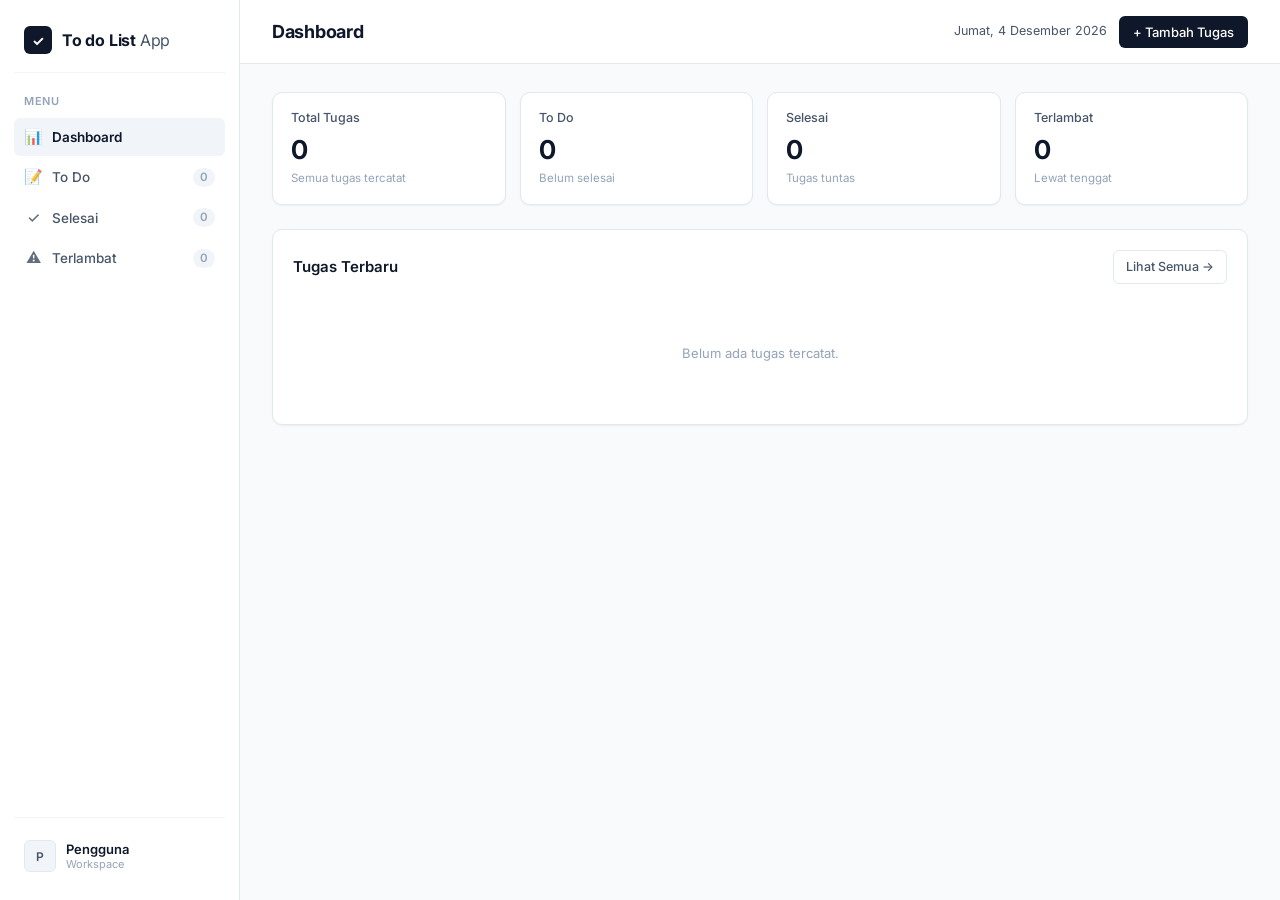
<file: index.html>
<!DOCTYPE html>
<html lang="id">

<head>
  <meta charset="UTF-8">
  <meta name="viewport" content="width=device-width, initial-scale=1.0">
  <meta name="description" content="Dashboard tugas harian dan pemantauan pekerjaan.">
  <title>Dashboard — Daily Tasks</title>
  <link rel="preconnect" href="https://fonts.googleapis.com">
  <link rel="preconnect" href="https://fonts.gstatic.com" crossorigin>
  <link href="https://fonts.googleapis.com/css2?family=Inter:wght@400;500;600;700&display=swap" rel="stylesheet">
  <link rel="stylesheet" href="style.css">
  <script src="script.js" defer></script>
</head>

<body data-page="dashboard">
  <div class="app-layout">

    <!-- Sidebar -->
    <aside class="sidebar" id="sidebar">
      <div class="sidebar-header">
        <a href="index.html" class="brand">
          <div class="brand-icon">✓</div>
          <div class="brand-text">To do List <span> App</span></div>
        </a>
      </div>

      <div class="nav-label">Menu</div>
      <nav class="sidebar-nav">
        <a href="index.html" class="nav-item active">
          <span class="nav-icon">📊</span>
          <span>Dashboard</span>
        </a>
        <a href="todo.html" class="nav-item">
          <span class="nav-icon">📝</span>
          <span>To Do</span>
          <span class="nav-badge" id="badgeTodo">0</span>
        </a>
        <a href="done.html" class="nav-item">
          <span class="nav-icon">✓</span>
          <span>Selesai</span>
          <span class="nav-badge" id="badgeDone">0</span>
        </a>
        <a href="overdue.html" class="nav-item">
          <span class="nav-icon">⚠️</span>
          <span>Terlambat</span>
          <span class="nav-badge" id="badgeOverdue">0</span>
        </a>
      </nav>

      <div class="sidebar-footer">
        <button class="profile-button" onclick="openProfileModal()" type="button" title="Ubah profil">
          <div class="profile-avatar" id="profileAvatar">P</div>
          <div class="profile-meta">
            <div class="profile-name" id="profileName">Pengguna</div>
            <div class="profile-role" id="profileRole">Workspace</div>
          </div>
        </button>
      </div>
    </aside>

    <div class="sidebar-overlay" id="sidebarOverlay" onclick="closeSidebar()"></div>

    <!-- Main Content -->
    <div class="main-wrapper">
      <header class="top-header">
        <div class="header-left">
          <button class="menu-toggle" onclick="toggleSidebar()" aria-label="Buka navigasi">☰</button>
          <h1 class="page-title">Dashboard</h1>
        </div>
        <div class="header-right">
          <span class="header-date" id="headerDate"></span>
          <button class="btn-primary" onclick="openAddModal()">+ Tambah Tugas</button>
        </div>
      </header>

      <main class="content-body">
        <!-- Stats -->
        <div class="stats-grid">
          <div class="stat-card">
            <span class="stat-label">Total Tugas</span>
            <div class="stat-value" id="statTotal">0</div>
            <span class="stat-subtext">Semua tugas tercatat</span>
          </div>
          <div class="stat-card">
            <span class="stat-label">To Do</span>
            <div class="stat-value" id="statTodo">0</div>
            <span class="stat-subtext">Belum selesai</span>
          </div>
          <div class="stat-card">
            <span class="stat-label">Selesai</span>
            <div class="stat-value" id="statDone">0</div>
            <span class="stat-subtext">Tugas tuntas</span>
          </div>
          <div class="stat-card">
            <span class="stat-label">Terlambat</span>
            <div class="stat-value" id="statOverdue">0</div>
            <span class="stat-subtext">Lewat tenggat</span>
          </div>
        </div>

        <!-- Urgent Section (Only visible if overdue tasks exist) -->
        <section class="card-section" id="urgentSection" style="display: none; border-color: #fecaca;">
          <div class="section-head">
            <div class="section-title-wrap">
              <h2 class="section-title" style="color: var(--danger-text);">Perlu Perhatian Segera</h2>
            </div>
            <a href="overdue.html" class="btn-secondary" style="font-size: 12.5px;">Buka Terlambat →</a>
          </div>
          <div class="task-list" id="urgentList"></div>
        </section>

        <!-- Recent Tasks -->
        <section class="card-section">
          <div class="section-head">
            <div class="section-title-wrap">
              <h2 class="section-title">Tugas Terbaru</h2>
            </div>
            <a href="todo.html" class="btn-secondary" style="font-size: 12.5px;">Lihat Semua →</a>
          </div>
          <div class="task-list" id="recentList"></div>
        </section>
      </main>
    </div>
  </div>

  <!-- Modals -->
  <!-- Add Modal -->
  <dialog id="addModal" class="modal-dialog">
    <div class="modal-content">
      <div class="modal-header">
        <h2 class="modal-title">Tambah Tugas</h2>
        <button class="modal-close" onclick="closeAddModal()" type="button">✕</button>
      </div>
      <form id="addForm">
        <div class="modal-body">
          <div class="form-group">
            <label class="form-label" for="inputTitle">Judul Tugas</label>
            <input type="text" id="inputTitle" class="form-control" placeholder="Tuliskan tugas..." required autofocus>
          </div>
          <div class="form-group">
            <label class="form-label" for="inputDesc">Deskripsi (opsional)</label>
            <textarea id="inputDesc" class="form-control" rows="2" placeholder="Catatan tambahan..."></textarea>
          </div>
          <div class="form-row">
            <div class="form-group">
              <label class="form-label" for="inputPriority">Prioritas</label>
              <select id="inputPriority" class="form-control">
                <option value="low">Rendah</option>
                <option value="medium" selected>Sedang</option>
                <option value="high">Tinggi</option>
              </select>
            </div>
            <div class="form-group">
              <label class="form-label" for="inputDueDate">Tenggat Waktu</label>
              <input type="date" id="inputDueDate" class="form-control">
            </div>
          </div>
        </div>
        <div class="modal-footer">
          <button type="button" class="btn-secondary" onclick="closeAddModal()">Batal</button>
          <button type="submit" class="btn-primary">Simpan</button>
        </div>
      </form>
    </div>
  </dialog>

  <!-- Edit Modal -->
  <dialog id="editModal" class="modal-dialog">
    <div class="modal-content">
      <div class="modal-header">
        <h2 class="modal-title">Edit Tugas</h2>
        <button class="modal-close" onclick="closeEditModal()" type="button">✕</button>
      </div>
      <form id="editForm">
        <div class="modal-body">
          <div class="form-group">
            <label class="form-label" for="editTitle">Judul Tugas</label>
            <input type="text" id="editTitle" class="form-control" required>
          </div>
          <div class="form-group">
            <label class="form-label" for="editDesc">Deskripsi</label>
            <textarea id="editDesc" class="form-control" rows="2"></textarea>
          </div>
          <div class="form-row">
            <div class="form-group">
              <label class="form-label" for="editPriority">Prioritas</label>
              <select id="editPriority" class="form-control">
                <option value="low">Rendah</option>
                <option value="medium">Sedang</option>
                <option value="high">Tinggi</option>
              </select>
            </div>
            <div class="form-group">
              <label class="form-label" for="editDueDate">Tenggat Waktu</label>
              <input type="date" id="editDueDate" class="form-control">
            </div>
          </div>
        </div>
        <div class="modal-footer">
          <button type="button" class="btn-secondary" onclick="closeEditModal()">Batal</button>
          <button type="submit" class="btn-primary">Simpan Perubahan</button>
        </div>
      </form>
    </div>
  </dialog>

  <!-- Delete Modal -->
  <dialog id="deleteModal" class="modal-dialog">
    <div class="modal-content">
      <div class="modal-header">
        <h2 class="modal-title">Konfirmasi Hapus</h2>
        <button class="modal-close" onclick="closeDeleteModal()" type="button">✕</button>
      </div>
      <div class="modal-body">
        <p style="font-size: 13.5px; color: var(--text-secondary);">Apakah kamu yakin ingin menghapus tugas ini secara
          permanen?</p>
      </div>
      <div class="modal-footer">
        <button type="button" class="btn-secondary" onclick="closeDeleteModal()">Batal</button>
        <button type="button" class="btn-danger-outline" id="confirmDeleteBtn">Hapus</button>
      </div>
    </div>
  </dialog>

  <!-- Profile Modal -->
  <dialog id="profileModal" class="modal-dialog">
    <div class="modal-content">
      <div class="modal-header">
        <h2 class="modal-title">Ubah Profil</h2>
        <button class="modal-close" onclick="closeProfileModal()" type="button">✕</button>
      </div>
      <form id="profileForm">
        <div class="modal-body">
          <div class="form-group">
            <label class="form-label" for="profileInputName">Nama</label>
            <input type="text" id="profileInputName" class="form-control" required>
          </div>
          <div class="form-group">
            <label class="form-label" for="profileInputRole">Peran / Posisi</label>
            <input type="text" id="profileInputRole" class="form-control" required>
          </div>
        </div>
        <div class="modal-footer">
          <button type="button" class="btn-secondary" onclick="closeProfileModal()">Batal</button>
          <button type="submit" class="btn-primary">Simpan</button>
        </div>
      </form>
    </div>
  </dialog>
</body>

</html>
</file>
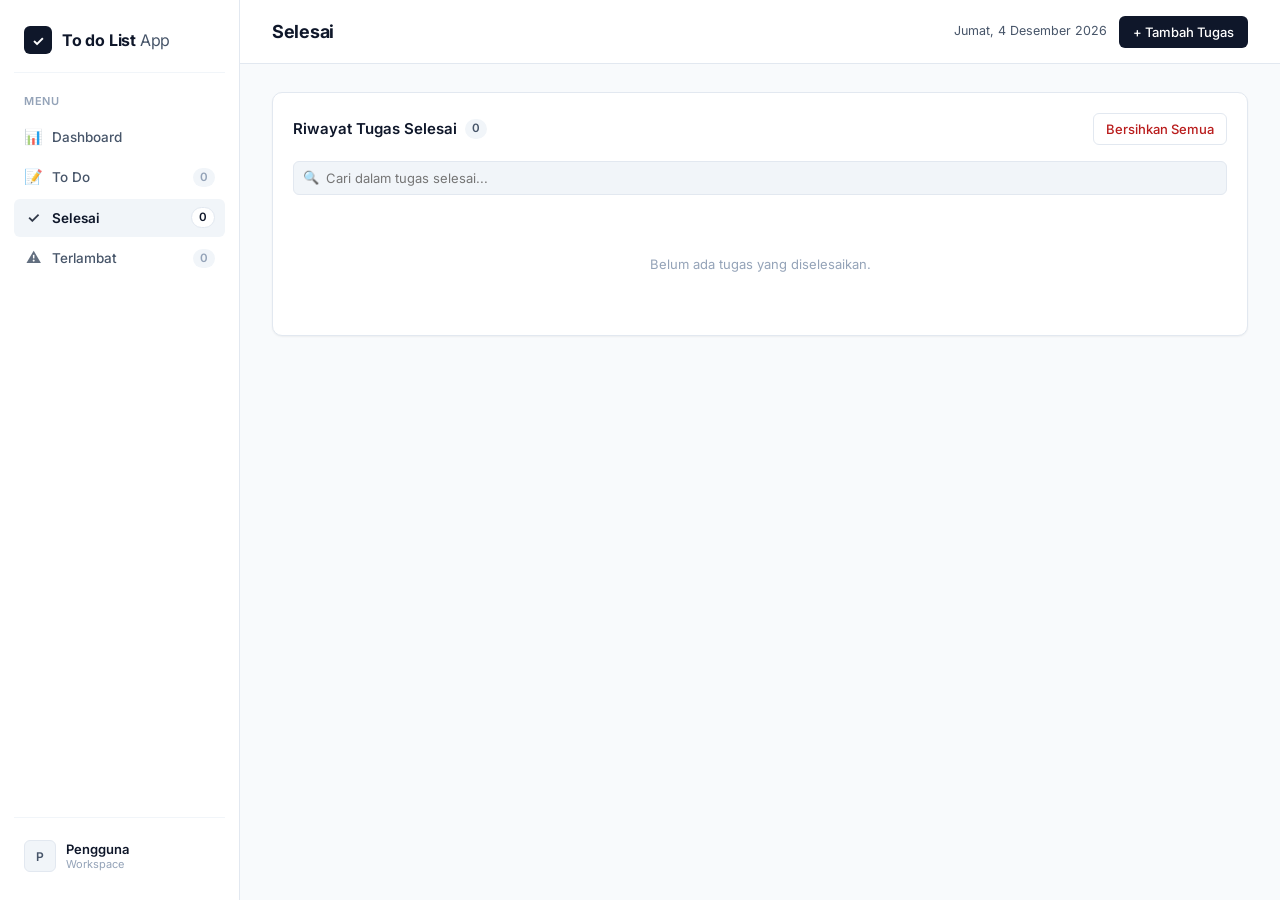
<file: done.html>
<!DOCTYPE html>
<html lang="id">
<head>
  <meta charset="UTF-8">
  <meta name="viewport" content="width=device-width, initial-scale=1.0">
  <meta name="description" content="Riwayat tugas yang telah selesai dikerjakan.">
  <title>Selesai — Daily Tasks</title>
  <link rel="preconnect" href="https://fonts.googleapis.com">
  <link rel="preconnect" href="https://fonts.gstatic.com" crossorigin>
  <link href="https://fonts.googleapis.com/css2?family=Inter:wght@400;500;600;700&display=swap" rel="stylesheet">
  <link rel="stylesheet" href="style.css">
  <script src="script.js" defer></script>
</head>
<body data-page="done">
  <div class="app-layout">
    
    <!-- Sidebar -->
    <aside class="sidebar" id="sidebar">
      <div class="sidebar-header">
        <a href="index.html" class="brand">
          <div class="brand-icon">✓</div>
          <div class="brand-text">To do List <span>App</span></div>
        </a>
      </div>

      <div class="nav-label">Menu</div>
      <nav class="sidebar-nav">
        <a href="index.html" class="nav-item">
          <span class="nav-icon">📊</span>
          <span>Dashboard</span>
        </a>
        <a href="todo.html" class="nav-item">
          <span class="nav-icon">📝</span>
          <span>To Do</span>
          <span class="nav-badge" id="badgeTodo">0</span>
        </a>
        <a href="done.html" class="nav-item active">
          <span class="nav-icon">✓</span>
          <span>Selesai</span>
          <span class="nav-badge" id="badgeDone">0</span>
        </a>
        <a href="overdue.html" class="nav-item">
          <span class="nav-icon">⚠️</span>
          <span>Terlambat</span>
          <span class="nav-badge" id="badgeOverdue">0</span>
        </a>
      </nav>

      <div class="sidebar-footer">
        <button class="profile-button" onclick="openProfileModal()" type="button" title="Ubah profil">
          <div class="profile-avatar" id="profileAvatar">P</div>
          <div class="profile-meta">
            <div class="profile-name" id="profileName">Pengguna</div>
            <div class="profile-role" id="profileRole">Workspace</div>
          </div>
        </button>
      </div>
    </aside>

    <div class="sidebar-overlay" id="sidebarOverlay" onclick="closeSidebar()"></div>

    <!-- Main Content -->
    <div class="main-wrapper">
      <header class="top-header">
        <div class="header-left">
          <button class="menu-toggle" onclick="toggleSidebar()" aria-label="Buka navigasi">☰</button>
          <h1 class="page-title">Selesai</h1>
        </div>
        <div class="header-right">
          <span class="header-date" id="headerDate"></span>
          <button class="btn-primary" onclick="openAddModal()">+ Tambah Tugas</button>
        </div>
      </header>

      <main class="content-body">
        <section class="card-section">
          <div class="section-head">
            <div class="section-title-wrap">
              <h2 class="section-title">Riwayat Tugas Selesai</h2>
              <span class="section-count" id="doneCount">0</span>
            </div>
            <button class="btn-danger-outline" onclick="clearAllDone()">Bersihkan Semua</button>
          </div>

          <!-- Toolbar Search -->
          <div class="toolbar">
            <div class="search-input-wrap">
              <span class="search-icon">🔍</span>
              <input type="text" id="searchInput" class="search-input" placeholder="Cari dalam tugas selesai...">
            </div>
          </div>

          <div class="task-list" id="doneList"></div>
        </section>
      </main>
    </div>
  </div>

  <!-- Modals -->
  <!-- Add Modal -->
  <dialog id="addModal" class="modal-dialog">
    <div class="modal-content">
      <div class="modal-header">
        <h2 class="modal-title">Tambah Tugas</h2>
        <button class="modal-close" onclick="closeAddModal()" type="button">✕</button>
      </div>
      <form id="addForm">
        <div class="modal-body">
          <div class="form-group">
            <label class="form-label" for="inputTitle">Judul Tugas</label>
            <input type="text" id="inputTitle" class="form-control" placeholder="Tuliskan tugas..." required autofocus>
          </div>
          <div class="form-group">
            <label class="form-label" for="inputDesc">Deskripsi (opsional)</label>
            <textarea id="inputDesc" class="form-control" rows="2" placeholder="Catatan tambahan..."></textarea>
          </div>
          <div class="form-row">
            <div class="form-group">
              <label class="form-label" for="inputPriority">Prioritas</label>
              <select id="inputPriority" class="form-control">
                <option value="low">Rendah</option>
                <option value="medium" selected>Sedang</option>
                <option value="high">Tinggi</option>
              </select>
            </div>
            <div class="form-group">
              <label class="form-label" for="inputDueDate">Tenggat Waktu</label>
              <input type="date" id="inputDueDate" class="form-control">
            </div>
          </div>
        </div>
        <div class="modal-footer">
          <button type="button" class="btn-secondary" onclick="closeAddModal()">Batal</button>
          <button type="submit" class="btn-primary">Simpan</button>
        </div>
      </form>
    </div>
  </dialog>

  <!-- Edit Modal -->
  <dialog id="editModal" class="modal-dialog">
    <div class="modal-content">
      <div class="modal-header">
        <h2 class="modal-title">Edit Tugas</h2>
        <button class="modal-close" onclick="closeEditModal()" type="button">✕</button>
      </div>
      <form id="editForm">
        <div class="modal-body">
          <div class="form-group">
            <label class="form-label" for="editTitle">Judul Tugas</label>
            <input type="text" id="editTitle" class="form-control" required>
          </div>
          <div class="form-group">
            <label class="form-label" for="editDesc">Deskripsi</label>
            <textarea id="editDesc" class="form-control" rows="2"></textarea>
          </div>
          <div class="form-row">
            <div class="form-group">
              <label class="form-label" for="editPriority">Prioritas</label>
              <select id="editPriority" class="form-control">
                <option value="low">Rendah</option>
                <option value="medium">Sedang</option>
                <option value="high">Tinggi</option>
              </select>
            </div>
            <div class="form-group">
              <label class="form-label" for="editDueDate">Tenggat Waktu</label>
              <input type="date" id="editDueDate" class="form-control">
            </div>
          </div>
        </div>
        <div class="modal-footer">
          <button type="button" class="btn-secondary" onclick="closeEditModal()">Batal</button>
          <button type="submit" class="btn-primary">Simpan Perubahan</button>
        </div>
      </form>
    </div>
  </dialog>

  <!-- Delete Modal -->
  <dialog id="deleteModal" class="modal-dialog">
    <div class="modal-content">
      <div class="modal-header">
        <h2 class="modal-title">Konfirmasi Hapus</h2>
        <button class="modal-close" onclick="closeDeleteModal()" type="button">✕</button>
      </div>
      <div class="modal-body">
        <p style="font-size: 13.5px; color: var(--text-secondary);">Apakah kamu yakin ingin menghapus tugas ini secara permanen?</p>
      </div>
      <div class="modal-footer">
        <button type="button" class="btn-secondary" onclick="closeDeleteModal()">Batal</button>
        <button type="button" class="btn-danger-outline" id="confirmDeleteBtn">Hapus</button>
      </div>
    </div>
  </dialog>

  <!-- Profile Modal -->
  <dialog id="profileModal" class="modal-dialog">
    <div class="modal-content">
      <div class="modal-header">
        <h2 class="modal-title">Ubah Profil</h2>
        <button class="modal-close" onclick="closeProfileModal()" type="button">✕</button>
      </div>
      <form id="profileForm">
        <div class="modal-body">
          <div class="form-group">
            <label class="form-label" for="profileInputName">Nama</label>
            <input type="text" id="profileInputName" class="form-control" required>
          </div>
          <div class="form-group">
            <label class="form-label" for="profileInputRole">Peran / Posisi</label>
            <input type="text" id="profileInputRole" class="form-control" required>
          </div>
        </div>
        <div class="modal-footer">
          <button type="button" class="btn-secondary" onclick="closeProfileModal()">Batal</button>
          <button type="submit" class="btn-primary">Simpan</button>
        </div>
      </form>
    </div>
  </dialog>
</body>
</html>
</file>
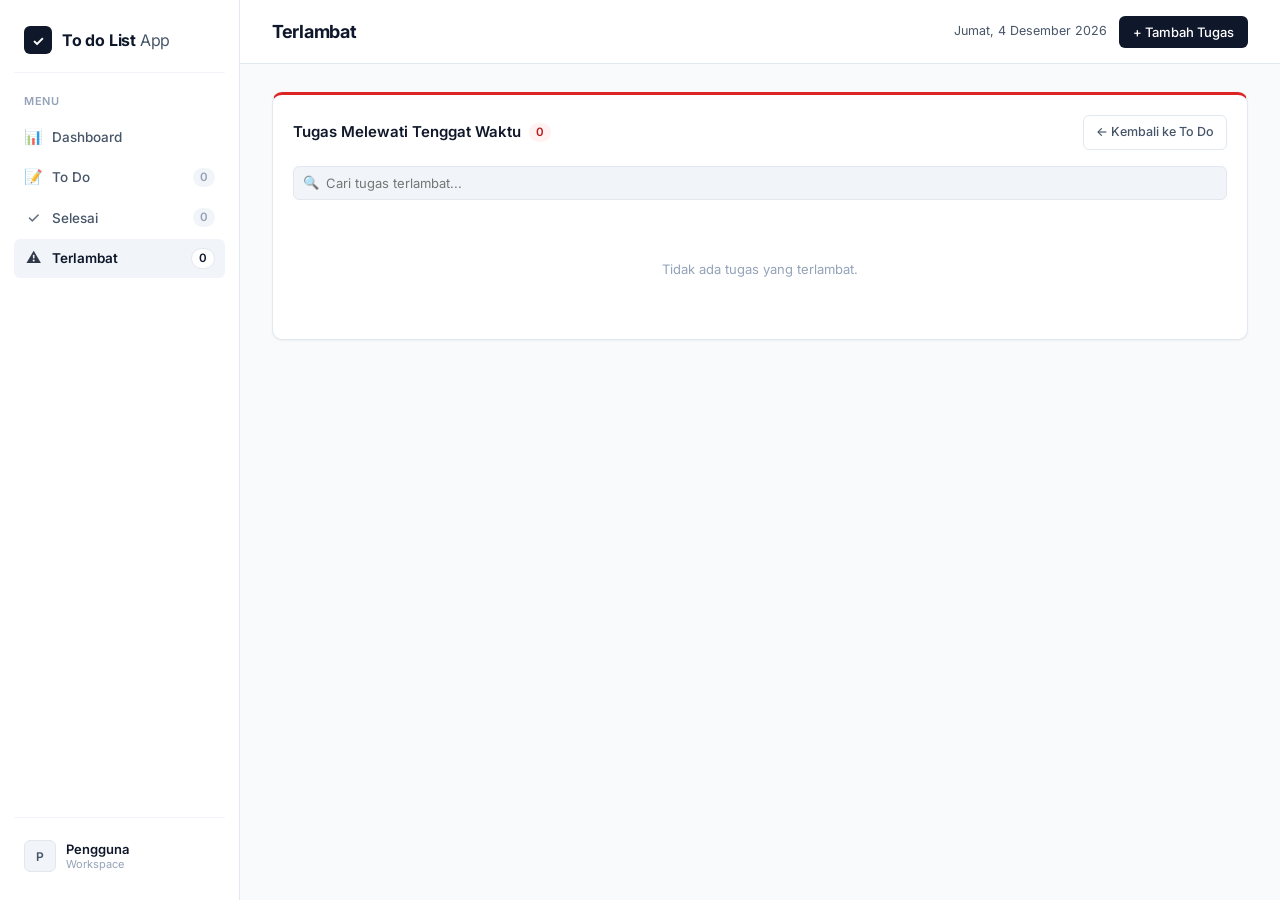
<file: overdue.html>
<!DOCTYPE html>
<html lang="id">

<head>
  <meta charset="UTF-8">
  <meta name="viewport" content="width=device-width, initial-scale=1.0">
  <meta name="description" content="Daftar tugas yang telah melewati batas waktu atau tenggat.">
  <title>Terlambat — Daily Tasks</title>
  <link rel="preconnect" href="https://fonts.googleapis.com">
  <link rel="preconnect" href="https://fonts.gstatic.com" crossorigin>
  <link href="https://fonts.googleapis.com/css2?family=Inter:wght@400;500;600;700&display=swap" rel="stylesheet">
  <link rel="stylesheet" href="style.css">
  <script src="script.js" defer></script>
</head>

<body data-page="overdue">
  <div class="app-layout">

    <!-- Sidebar -->
    <aside class="sidebar" id="sidebar">
      <div class="sidebar-header">
        <a href="index.html" class="brand">
          <div class="brand-icon">✓</div>
          <div class="brand-text">To do List <span>App</span></div>
        </a>
      </div>

      <div class="nav-label">Menu</div>
      <nav class="sidebar-nav">
        <a href="index.html" class="nav-item">
          <span class="nav-icon">📊</span>
          <span>Dashboard</span>
        </a>
        <a href="todo.html" class="nav-item">
          <span class="nav-icon">📝</span>
          <span>To Do</span>
          <span class="nav-badge" id="badgeTodo">0</span>
        </a>
        <a href="done.html" class="nav-item">
          <span class="nav-icon">✓</span>
          <span>Selesai</span>
          <span class="nav-badge" id="badgeDone">0</span>
        </a>
        <a href="overdue.html" class="nav-item active">
          <span class="nav-icon">⚠️</span>
          <span>Terlambat</span>
          <span class="nav-badge danger" id="badgeOverdue">0</span>
        </a>
      </nav>

      <div class="sidebar-footer">
        <button class="profile-button" onclick="openProfileModal()" type="button" title="Ubah profil">
          <div class="profile-avatar" id="profileAvatar">P</div>
          <div class="profile-meta">
            <div class="profile-name" id="profileName">Pengguna</div>
            <div class="profile-role" id="profileRole">Workspace</div>
          </div>
        </button>
      </div>
    </aside>

    <div class="sidebar-overlay" id="sidebarOverlay" onclick="closeSidebar()"></div>

    <!-- Main Content -->
    <div class="main-wrapper">
      <header class="top-header">
        <div class="header-left">
          <button class="menu-toggle" onclick="toggleSidebar()" aria-label="Buka navigasi">☰</button>
          <h1 class="page-title">Terlambat</h1>
        </div>
        <div class="header-right">
          <span class="header-date" id="headerDate"></span>
          <button class="btn-primary" onclick="openAddModal()">+ Tambah Tugas</button>
        </div>
      </header>

      <main class="content-body">
        <section class="card-section" style="border-top: 3px solid var(--danger);">
          <div class="section-head">
            <div class="section-title-wrap">
              <h2 class="section-title">Tugas Melewati Tenggat Waktu</h2>
              <span class="section-count" id="overdueCount"
                style="color: var(--danger-text); background: var(--danger-subtle);">0</span>
            </div>
            <a href="todo.html" class="btn-secondary" style="font-size: 12.5px;">← Kembali ke To Do</a>
          </div>

          <!-- Toolbar Search -->
          <div class="toolbar">
            <div class="search-input-wrap">
              <span class="search-icon">🔍</span>
              <input type="text" id="searchInput" class="search-input" placeholder="Cari tugas terlambat...">
            </div>
          </div>

          <div class="task-list" id="overdueList"></div>
        </section>
      </main>
    </div>
  </div>

  <!-- Modals -->
  <!-- Add Modal -->
  <dialog id="addModal" class="modal-dialog">
    <div class="modal-content">
      <div class="modal-header">
        <h2 class="modal-title">Tambah Tugas</h2>
        <button class="modal-close" onclick="closeAddModal()" type="button">✕</button>
      </div>
      <form id="addForm">
        <div class="modal-body">
          <div class="form-group">
            <label class="form-label" for="inputTitle">Judul Tugas</label>
            <input type="text" id="inputTitle" class="form-control" placeholder="Tuliskan tugas..." required autofocus>
          </div>
          <div class="form-group">
            <label class="form-label" for="inputDesc">Deskripsi (opsional)</label>
            <textarea id="inputDesc" class="form-control" rows="2" placeholder="Catatan tambahan..."></textarea>
          </div>
          <div class="form-row">
            <div class="form-group">
              <label class="form-label" for="inputPriority">Prioritas</label>
              <select id="inputPriority" class="form-control">
                <option value="low">Rendah</option>
                <option value="medium" selected>Sedang</option>
                <option value="high">Tinggi</option>
              </select>
            </div>
            <div class="form-group">
              <label class="form-label" for="inputDueDate">Tenggat Waktu</label>
              <input type="date" id="inputDueDate" class="form-control">
            </div>
          </div>
        </div>
        <div class="modal-footer">
          <button type="button" class="btn-secondary" onclick="closeAddModal()">Batal</button>
          <button type="submit" class="btn-primary">Simpan</button>
        </div>
      </form>
    </div>
  </dialog>

  <!-- Edit Modal -->
  <dialog id="editModal" class="modal-dialog">
    <div class="modal-content">
      <div class="modal-header">
        <h2 class="modal-title">Edit Tugas</h2>
        <button class="modal-close" onclick="closeEditModal()" type="button">✕</button>
      </div>
      <form id="editForm">
        <div class="modal-body">
          <div class="form-group">
            <label class="form-label" for="editTitle">Judul Tugas</label>
            <input type="text" id="editTitle" class="form-control" required>
          </div>
          <div class="form-group">
            <label class="form-label" for="editDesc">Deskripsi</label>
            <textarea id="editDesc" class="form-control" rows="2"></textarea>
          </div>
          <div class="form-row">
            <div class="form-group">
              <label class="form-label" for="editPriority">Prioritas</label>
              <select id="editPriority" class="form-control">
                <option value="low">Rendah</option>
                <option value="medium">Sedang</option>
                <option value="high">Tinggi</option>
              </select>
            </div>
            <div class="form-group">
              <label class="form-label" for="editDueDate">Tenggat Waktu</label>
              <input type="date" id="editDueDate" class="form-control">
            </div>
          </div>
        </div>
        <div class="modal-footer">
          <button type="button" class="btn-secondary" onclick="closeEditModal()">Batal</button>
          <button type="submit" class="btn-primary">Simpan Perubahan</button>
        </div>
      </form>
    </div>
  </dialog>

  <!-- Delete Modal -->
  <dialog id="deleteModal" class="modal-dialog">
    <div class="modal-content">
      <div class="modal-header">
        <h2 class="modal-title">Konfirmasi Hapus</h2>
        <button class="modal-close" onclick="closeDeleteModal()" type="button">✕</button>
      </div>
      <div class="modal-body">
        <p style="font-size: 13.5px; color: var(--text-secondary);">Apakah kamu yakin ingin menghapus tugas ini secara
          permanen?</p>
      </div>
      <div class="modal-footer">
        <button type="button" class="btn-secondary" onclick="closeDeleteModal()">Batal</button>
        <button type="button" class="btn-danger-outline" id="confirmDeleteBtn">Hapus</button>
      </div>
    </div>
  </dialog>

  <!-- Profile Modal -->
  <dialog id="profileModal" class="modal-dialog">
    <div class="modal-content">
      <div class="modal-header">
        <h2 class="modal-title">Ubah Profil</h2>
        <button class="modal-close" onclick="closeProfileModal()" type="button">✕</button>
      </div>
      <form id="profileForm">
        <div class="modal-body">
          <div class="form-group">
            <label class="form-label" for="profileInputName">Nama</label>
            <input type="text" id="profileInputName" class="form-control" required>
          </div>
          <div class="form-group">
            <label class="form-label" for="profileInputRole">Peran / Posisi</label>
            <input type="text" id="profileInputRole" class="form-control" required>
          </div>
        </div>
        <div class="modal-footer">
          <button type="button" class="btn-secondary" onclick="closeProfileModal()">Batal</button>
          <button type="submit" class="btn-primary">Simpan</button>
        </div>
      </form>
    </div>
  </dialog>
</body>

</html>
</file>
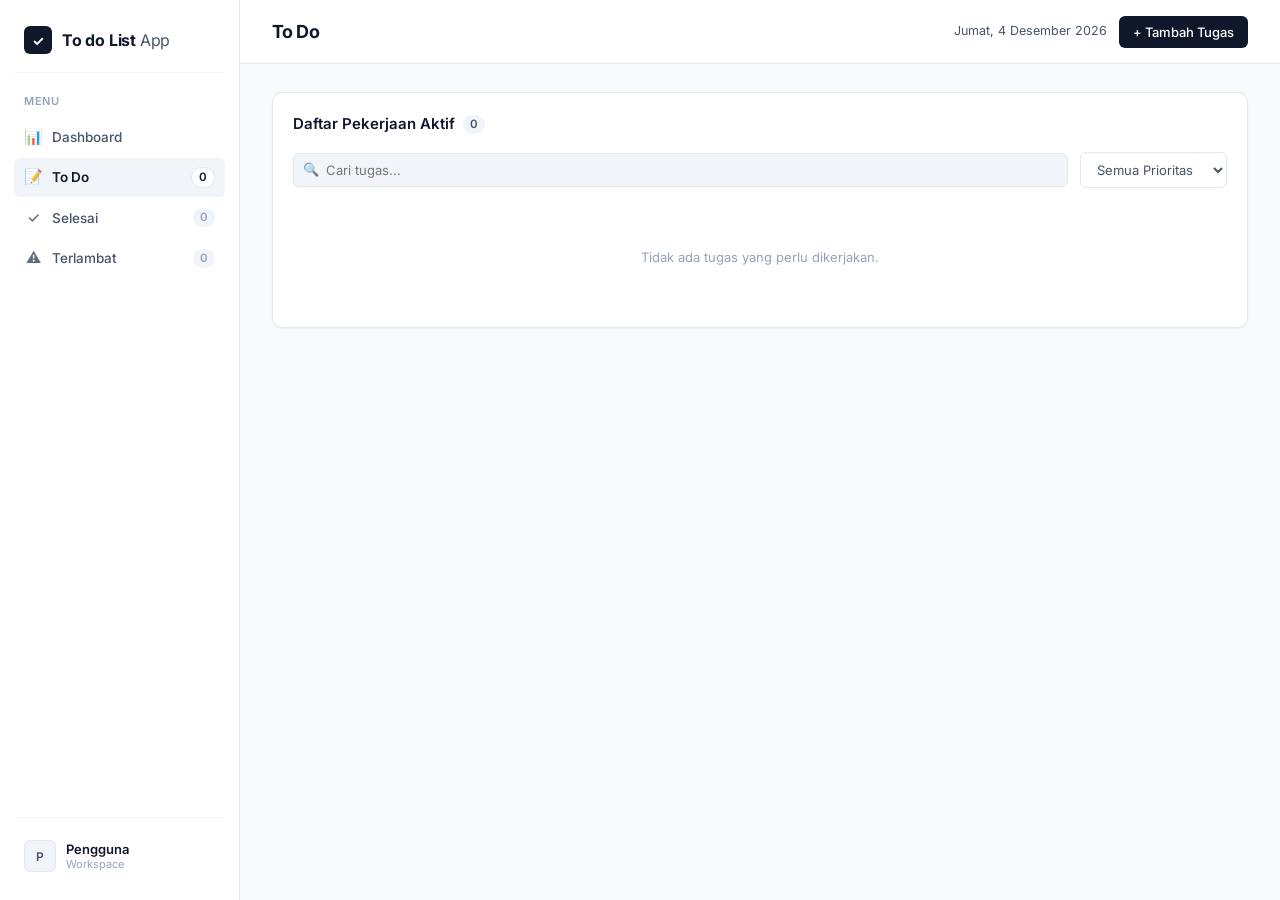
<file: todo.html>
<!DOCTYPE html>
<html lang="id">

<head>
  <meta charset="UTF-8">
  <meta name="viewport" content="width=device-width, initial-scale=1.0">
  <meta name="description" content="Daftar tugas To Do yang perlu dikerjakan.">
  <title>To Do — Daily Tasks</title>
  <link rel="preconnect" href="https://fonts.googleapis.com">
  <link rel="preconnect" href="https://fonts.gstatic.com" crossorigin>
  <link href="https://fonts.googleapis.com/css2?family=Inter:wght@400;500;600;700&display=swap" rel="stylesheet">
  <link rel="stylesheet" href="style.css">
  <script src="script.js" defer></script>
</head>

<body data-page="todo">
  <div class="app-layout">

    <!-- Sidebar -->
    <aside class="sidebar" id="sidebar">
      <div class="sidebar-header">
        <a href="index.html" class="brand">
          <div class="brand-icon">✓</div>
          <div class="brand-text">To do List <span>App</span></div>
        </a>
      </div>

      <div class="nav-label">Menu</div>
      <nav class="sidebar-nav">
        <a href="index.html" class="nav-item">
          <span class="nav-icon">📊</span>
          <span>Dashboard</span>
        </a>
        <a href="todo.html" class="nav-item active">
          <span class="nav-icon">📝</span>
          <span>To Do</span>
          <span class="nav-badge" id="badgeTodo">0</span>
        </a>
        <a href="done.html" class="nav-item">
          <span class="nav-icon">✓</span>
          <span>Selesai</span>
          <span class="nav-badge" id="badgeDone">0</span>
        </a>
        <a href="overdue.html" class="nav-item">
          <span class="nav-icon">⚠️</span>
          <span>Terlambat</span>
          <span class="nav-badge" id="badgeOverdue">0</span>
        </a>
      </nav>

      <div class="sidebar-footer">
        <button class="profile-button" onclick="openProfileModal()" type="button" title="Ubah profil">
          <div class="profile-avatar" id="profileAvatar">P</div>
          <div class="profile-meta">
            <div class="profile-name" id="profileName">Pengguna</div>
            <div class="profile-role" id="profileRole">Workspace</div>
          </div>
        </button>
      </div>
    </aside>

    <div class="sidebar-overlay" id="sidebarOverlay" onclick="closeSidebar()"></div>

    <!-- Main Content -->
    <div class="main-wrapper">
      <header class="top-header">
        <div class="header-left">
          <button class="menu-toggle" onclick="toggleSidebar()" aria-label="Buka navigasi">☰</button>
          <h1 class="page-title">To Do</h1>
        </div>
        <div class="header-right">
          <span class="header-date" id="headerDate"></span>
          <button class="btn-primary" onclick="openAddModal()">+ Tambah Tugas</button>
        </div>
      </header>

      <main class="content-body">
        <section class="card-section">
          <div class="section-head">
            <div class="section-title-wrap">
              <h2 class="section-title">Daftar Pekerjaan Aktif</h2>
              <span class="section-count" id="todoCount">0</span>
            </div>
          </div>

          <!-- Toolbar Search & Filter -->
          <div class="toolbar">
            <div class="search-input-wrap">
              <span class="search-icon">🔍</span>
              <input type="text" id="searchInput" class="search-input" placeholder="Cari tugas...">
            </div>
            <select id="priorityFilter" class="filter-select">
              <option value="all">Semua Prioritas</option>
              <option value="high">Prioritas Tinggi</option>
              <option value="medium">Prioritas Sedang</option>
              <option value="low">Prioritas Rendah</option>
            </select>
          </div>

          <div class="task-list" id="todoList"></div>
        </section>
      </main>
    </div>
  </div>

  <!-- Modals -->
  <!-- Add Modal -->
  <dialog id="addModal" class="modal-dialog">
    <div class="modal-content">
      <div class="modal-header">
        <h2 class="modal-title">Tambah Tugas</h2>
        <button class="modal-close" onclick="closeAddModal()" type="button">✕</button>
      </div>
      <form id="addForm">
        <div class="modal-body">
          <div class="form-group">
            <label class="form-label" for="inputTitle">Judul Tugas</label>
            <input type="text" id="inputTitle" class="form-control" placeholder="Tuliskan tugas..." required autofocus>
          </div>
          <div class="form-group">
            <label class="form-label" for="inputDesc">Deskripsi (opsional)</label>
            <textarea id="inputDesc" class="form-control" rows="2" placeholder="Catatan tambahan..."></textarea>
          </div>
          <div class="form-row">
            <div class="form-group">
              <label class="form-label" for="inputPriority">Prioritas</label>
              <select id="inputPriority" class="form-control">
                <option value="low">Rendah</option>
                <option value="medium" selected>Sedang</option>
                <option value="high">Tinggi</option>
              </select>
            </div>
            <div class="form-group">
              <label class="form-label" for="inputDueDate">Tenggat Waktu</label>
              <input type="date" id="inputDueDate" class="form-control">
            </div>
          </div>
        </div>
        <div class="modal-footer">
          <button type="button" class="btn-secondary" onclick="closeAddModal()">Batal</button>
          <button type="submit" class="btn-primary">Simpan</button>
        </div>
      </form>
    </div>
  </dialog>

  <!-- Edit Modal -->
  <dialog id="editModal" class="modal-dialog">
    <div class="modal-content">
      <div class="modal-header">
        <h2 class="modal-title">Edit Tugas</h2>
        <button class="modal-close" onclick="closeEditModal()" type="button">✕</button>
      </div>
      <form id="editForm">
        <div class="modal-body">
          <div class="form-group">
            <label class="form-label" for="editTitle">Judul Tugas</label>
            <input type="text" id="editTitle" class="form-control" required>
          </div>
          <div class="form-group">
            <label class="form-label" for="editDesc">Deskripsi</label>
            <textarea id="editDesc" class="form-control" rows="2"></textarea>
          </div>
          <div class="form-row">
            <div class="form-group">
              <label class="form-label" for="editPriority">Prioritas</label>
              <select id="editPriority" class="form-control">
                <option value="low">Rendah</option>
                <option value="medium">Sedang</option>
                <option value="high">Tinggi</option>
              </select>
            </div>
            <div class="form-group">
              <label class="form-label" for="editDueDate">Tenggat Waktu</label>
              <input type="date" id="editDueDate" class="form-control">
            </div>
          </div>
        </div>
        <div class="modal-footer">
          <button type="button" class="btn-secondary" onclick="closeEditModal()">Batal</button>
          <button type="submit" class="btn-primary">Simpan Perubahan</button>
        </div>
      </form>
    </div>
  </dialog>

  <!-- Delete Modal -->
  <dialog id="deleteModal" class="modal-dialog">
    <div class="modal-content">
      <div class="modal-header">
        <h2 class="modal-title">Konfirmasi Hapus</h2>
        <button class="modal-close" onclick="closeDeleteModal()" type="button">✕</button>
      </div>
      <div class="modal-body">
        <p style="font-size: 13.5px; color: var(--text-secondary);">Apakah kamu yakin ingin menghapus tugas ini secara
          permanen?</p>
      </div>
      <div class="modal-footer">
        <button type="button" class="btn-secondary" onclick="closeDeleteModal()">Batal</button>
        <button type="button" class="btn-danger-outline" id="confirmDeleteBtn">Hapus</button>
      </div>
    </div>
  </dialog>

  <!-- Profile Modal -->
  <dialog id="profileModal" class="modal-dialog">
    <div class="modal-content">
      <div class="modal-header">
        <h2 class="modal-title">Ubah Profil</h2>
        <button class="modal-close" onclick="closeProfileModal()" type="button">✕</button>
      </div>
      <form id="profileForm">
        <div class="modal-body">
          <div class="form-group">
            <label class="form-label" for="profileInputName">Nama</label>
            <input type="text" id="profileInputName" class="form-control" required>
          </div>
          <div class="form-group">
            <label class="form-label" for="profileInputRole">Peran / Posisi</label>
            <input type="text" id="profileInputRole" class="form-control" required>
          </div>
        </div>
        <div class="modal-footer">
          <button type="button" class="btn-secondary" onclick="closeProfileModal()">Batal</button>
          <button type="submit" class="btn-primary">Simpan</button>
        </div>
      </form>
    </div>
  </dialog>
</body>

</html>
</file>
<file: style.css>
/* ==========================================================================
   MINIMALIST & HUMAN-CRAFTED DESIGN SYSTEM
   Inspirasi: Linear, Notion, Apple Reminders
   Tanpa gradien berlebihan, tanpa ornamen buatan AI, bersih dan fungsional.
   ========================================================================== */

:root {
  /* Typography */
  --font-sans: 'Inter', -apple-system, BlinkMacSystemFont, 'Segoe UI', Roboto, Helvetica, Arial, sans-serif;
  
  /* Neutral Color Palette (Slate) */
  --bg-page: #f8fafc;
  --bg-surface: #ffffff;
  --bg-subtle: #f1f5f9;
  --bg-hover: #f1f5f9;
  
  --text-primary: #0f172a;
  --text-secondary: #475569;
  --text-muted: #94a3b8;
  
  --border-light: #f1f5f9;
  --border-default: #e2e8f0;
  --border-hover: #cbd5e1;
  
  /* Honest Accent Colors */
  --primary: #2563eb;
  --primary-hover: #1d4ed8;
  --primary-subtle: #eff6ff;
  --primary-text: #1d4ed8;

  --success: #16a34a;
  --success-subtle: #f0fdf4;
  --success-text: #15803d;

  --warning: #d97706;
  --warning-subtle: #fffbeb;
  --warning-text: #b45309;

  --danger: #dc2626;
  --danger-subtle: #fef2f2;
  --danger-text: #b91c1c;

  /* Layout dimensions */
  --sidebar-width: 240px;
  --header-height: 64px;
  --radius-sm: 6px;
  --radius-md: 10px;
  --radius-lg: 14px;
  
  /* Subtle Shadows */
  --shadow-sm: 0 1px 2px 0 rgba(0, 0, 0, 0.05);
  --shadow-card: 0 1px 3px 0 rgba(0, 0, 0, 0.06), 0 1px 2px -1px rgba(0, 0, 0, 0.06);
  --shadow-modal: 0 20px 25px -5px rgba(0, 0, 0, 0.1), 0 8px 10px -6px rgba(0, 0, 0, 0.1);

  --transition-fast: 150ms ease;
}

/* Base Reset */
*, *::before, *::after {
  box-sizing: border-box;
  margin: 0;
  padding: 0;
}

html {
  font-size: 14.5px;
  -webkit-font-smoothing: antialiased;
}

body {
  font-family: var(--font-sans);
  background-color: var(--bg-page);
  color: var(--text-primary);
  line-height: 1.5;
  min-height: 100vh;
}

button, input, select, textarea {
  font-family: inherit;
  font-size: inherit;
  color: inherit;
}

button {
  cursor: pointer;
  border: none;
  background: none;
  transition: background-color var(--transition-fast), border-color var(--transition-fast), color var(--transition-fast);
}

a {
  text-decoration: none;
  color: inherit;
}

/* ==========================================================================
   APP LAYOUT
   ========================================================================== */
.app-layout {
  display: flex;
  min-height: 100vh;
}

/* Sidebar */
.sidebar {
  width: var(--sidebar-width);
  background: var(--bg-surface);
  border-right: 1px solid var(--border-default);
  display: flex;
  flex-direction: column;
  position: fixed;
  top: 0;
  left: 0;
  bottom: 0;
  z-index: 50;
  padding: 20px 14px;
  transition: transform 0.2s ease;
}

.sidebar-header {
  padding: 6px 10px 18px;
  border-bottom: 1px solid var(--border-light);
  margin-bottom: 14px;
}

.brand {
  display: flex;
  align-items: center;
  gap: 10px;
  font-size: 16px;
  font-weight: 700;
  color: var(--text-primary);
  letter-spacing: -0.2px;
}

.brand-icon {
  width: 28px;
  height: 28px;
  background: var(--text-primary);
  color: #fff;
  border-radius: var(--radius-sm);
  display: flex;
  align-items: center;
  justify-content: center;
  font-size: 14px;
  font-weight: 700;
}

.brand-text span {
  font-weight: 400;
  color: var(--text-secondary);
}

/* Navigation */
.nav-label {
  font-size: 11px;
  font-weight: 600;
  text-transform: uppercase;
  letter-spacing: 0.6px;
  color: var(--text-muted);
  padding: 6px 10px;
  margin-bottom: 2px;
}

.sidebar-nav {
  display: flex;
  flex-direction: column;
  gap: 2px;
}

.nav-item {
  display: flex;
  align-items: center;
  gap: 10px;
  padding: 8px 10px;
  border-radius: var(--radius-sm);
  color: var(--text-secondary);
  font-size: 13.5px;
  font-weight: 500;
  transition: background-color var(--transition-fast), color var(--transition-fast);
}

.nav-item:hover {
  background-color: var(--bg-hover);
  color: var(--text-primary);
}

.nav-item.active {
  background-color: var(--bg-subtle);
  color: var(--text-primary);
  font-weight: 600;
}

.nav-icon {
  font-size: 15px;
  width: 18px;
  text-align: center;
  opacity: 0.85;
}

.nav-badge {
  margin-left: auto;
  font-size: 11.5px;
  font-weight: 600;
  color: var(--text-muted);
  background: var(--bg-subtle);
  padding: 1px 7px;
  border-radius: 12px;
  min-width: 20px;
  text-align: center;
}

.nav-item.active .nav-badge {
  background: #ffffff;
  color: var(--text-primary);
  border: 1px solid var(--border-default);
}

.nav-badge.danger {
  color: var(--danger-text);
  background: var(--danger-subtle);
}

/* Sidebar Footer Profile */
.sidebar-footer {
  margin-top: auto;
  padding-top: 14px;
  border-top: 1px solid var(--border-light);
}

.profile-button {
  width: 100%;
  display: flex;
  align-items: center;
  gap: 10px;
  padding: 8px 10px;
  border-radius: var(--radius-sm);
  text-align: left;
}
.profile-button:hover {
  background-color: var(--bg-hover);
}

.profile-avatar {
  width: 32px;
  height: 32px;
  border-radius: var(--radius-sm);
  background: var(--bg-subtle);
  border: 1px solid var(--border-default);
  display: flex;
  align-items: center;
  justify-content: center;
  font-size: 12px;
  font-weight: 600;
  color: var(--text-secondary);
  flex-shrink: 0;
}

.profile-meta {
  flex: 1;
  min-width: 0;
}

.profile-name {
  font-size: 13px;
  font-weight: 600;
  color: var(--text-primary);
  white-space: nowrap;
  overflow: hidden;
  text-overflow: ellipsis;
}

.profile-role {
  font-size: 11px;
  color: var(--text-muted);
  white-space: nowrap;
  overflow: hidden;
  text-overflow: ellipsis;
}

/* Overlay for Mobile Drawer */
.sidebar-overlay {
  display: none;
  position: fixed;
  inset: 0;
  background: rgba(15, 23, 42, 0.3);
  z-index: 45;
}

/* ==========================================================================
   MAIN CONTENT AREA
   ========================================================================== */
.main-wrapper {
  flex: 1;
  margin-left: var(--sidebar-width);
  display: flex;
  flex-direction: column;
  min-height: 100vh;
  min-width: 0;
}

/* Top Header */
.top-header {
  height: var(--header-height);
  background: var(--bg-surface);
  border-bottom: 1px solid var(--border-default);
  padding: 0 32px;
  display: flex;
  align-items: center;
  justify-content: space-between;
  position: sticky;
  top: 0;
  z-index: 40;
}

.header-left {
  display: flex;
  align-items: center;
  gap: 14px;
}

.menu-toggle {
  display: none;
  width: 34px;
  height: 34px;
  border-radius: var(--radius-sm);
  border: 1px solid var(--border-default);
  align-items: center;
  justify-content: center;
  font-size: 16px;
  color: var(--text-secondary);
}
.menu-toggle:hover {
  background: var(--bg-hover);
}

.page-title {
  font-size: 18px;
  font-weight: 700;
  color: var(--text-primary);
  letter-spacing: -0.3px;
}

.header-right {
  display: flex;
  align-items: center;
  gap: 12px;
}

.header-date {
  font-size: 12.5px;
  color: var(--text-secondary);
}

/* Standard Buttons */
.btn-primary {
  display: inline-flex;
  align-items: center;
  gap: 6px;
  background: var(--text-primary);
  color: #ffffff;
  padding: 8px 14px;
  border-radius: var(--radius-sm);
  font-size: 13px;
  font-weight: 500;
}
.btn-primary:hover {
  background: #1e293b;
}

.btn-secondary {
  display: inline-flex;
  align-items: center;
  gap: 6px;
  background: #ffffff;
  color: var(--text-secondary);
  border: 1px solid var(--border-default);
  padding: 7px 12px;
  border-radius: var(--radius-sm);
  font-size: 13px;
  font-weight: 500;
}
.btn-secondary:hover {
  background: var(--bg-hover);
  color: var(--text-primary);
}

.btn-danger-outline {
  display: inline-flex;
  align-items: center;
  gap: 6px;
  background: #ffffff;
  color: var(--danger-text);
  border: 1px solid var(--border-default);
  padding: 7px 12px;
  border-radius: var(--radius-sm);
  font-size: 13px;
  font-weight: 500;
}
.btn-danger-outline:hover {
  background: var(--danger-subtle);
  border-color: #fecaca;
}

/* Content Container */
.content-body {
  flex: 1;
  padding: 28px 32px 48px;
  max-width: 1040px;
  width: 100%;
  margin: 0 auto;
}

/* ==========================================================================
   MINIMALIST STAT CARDS
   ========================================================================== */
.stats-grid {
  display: grid;
  grid-template-columns: repeat(4, 1fr);
  gap: 14px;
  margin-bottom: 24px;
}

.stat-card {
  background: var(--bg-surface);
  border: 1px solid var(--border-default);
  border-radius: var(--radius-md);
  padding: 16px 18px;
  display: flex;
  flex-direction: column;
  box-shadow: var(--shadow-sm);
  transition: border-color var(--transition-fast);
}
.stat-card:hover {
  border-color: var(--border-hover);
}

.stat-label {
  font-size: 12.5px;
  color: var(--text-secondary);
  font-weight: 500;
  margin-bottom: 8px;
}

.stat-value {
  font-size: 26px;
  font-weight: 700;
  color: var(--text-primary);
  line-height: 1.1;
  letter-spacing: -0.5px;
}

.stat-subtext {
  font-size: 11.5px;
  color: var(--text-muted);
  margin-top: 6px;
}

/* ==========================================================================
   CARDS & SECTIONS
   ========================================================================== */
.card-section {
  background: var(--bg-surface);
  border: 1px solid var(--border-default);
  border-radius: var(--radius-md);
  box-shadow: var(--shadow-sm);
  padding: 20px;
  margin-bottom: 20px;
}

.section-head {
  display: flex;
  align-items: center;
  justify-content: space-between;
  margin-bottom: 16px;
}

.section-title-wrap {
  display: flex;
  align-items: center;
  gap: 8px;
}

.section-title {
  font-size: 15px;
  font-weight: 600;
  color: var(--text-primary);
}

.section-count {
  font-size: 11.5px;
  font-weight: 600;
  color: var(--text-secondary);
  background: var(--bg-subtle);
  padding: 1px 7px;
  border-radius: 10px;
}

/* Toolbar & Filters */
.toolbar {
  display: flex;
  align-items: center;
  justify-content: space-between;
  gap: 12px;
  margin-bottom: 16px;
  flex-wrap: wrap;
}

.search-input-wrap {
  position: relative;
  flex: 1;
  min-width: 200px;
}

.search-input {
  width: 100%;
  padding: 8px 12px 8px 32px;
  background: var(--bg-subtle);
  border: 1px solid var(--border-default);
  border-radius: var(--radius-sm);
  font-size: 13px;
  color: var(--text-primary);
}
.search-input:focus {
  outline: none;
  background: #ffffff;
  border-color: var(--text-secondary);
}

.search-icon {
  position: absolute;
  left: 10px;
  top: 50%;
  transform: translateY(-50%);
  color: var(--text-muted);
  font-size: 13px;
  pointer-events: none;
}

.filter-select {
  padding: 8px 12px;
  background: #ffffff;
  border: 1px solid var(--border-default);
  border-radius: var(--radius-sm);
  font-size: 13px;
  color: var(--text-secondary);
}
.filter-select:focus {
  outline: none;
  border-color: var(--text-secondary);
}

/* ==========================================================================
   MINIMALIST TASK ITEMS
   ========================================================================== */
.task-list {
  display: flex;
  flex-direction: column;
  gap: 6px;
}

.task-item {
  display: flex;
  align-items: flex-start;
  gap: 12px;
  padding: 12px 14px;
  border: 1px solid var(--border-default);
  border-radius: var(--radius-sm);
  background: #ffffff;
  transition: background-color var(--transition-fast), border-color var(--transition-fast);
}

.task-item:hover {
  background-color: #fafbfc;
  border-color: var(--border-hover);
}

.task-item.is-done {
  background-color: var(--bg-subtle);
  opacity: 0.75;
}

.task-item.is-overdue {
  border-left: 3px solid var(--danger);
}

/* Checkbox */
.task-checkbox {
  appearance: none;
  -webkit-appearance: none;
  width: 18px;
  height: 18px;
  border: 1.5px solid var(--border-hover);
  border-radius: 5px;
  margin-top: 2px;
  cursor: pointer;
  display: grid;
  place-content: center;
  background: #ffffff;
  flex-shrink: 0;
  transition: all var(--transition-fast);
}

.task-checkbox:hover {
  border-color: var(--text-primary);
}

.task-checkbox:checked {
  background-color: var(--text-primary);
  border-color: var(--text-primary);
}

.task-checkbox:checked::before {
  content: "✓";
  color: #ffffff;
  font-size: 11px;
  font-weight: 700;
}

/* Task Info */
.task-body {
  flex: 1;
  min-width: 0;
}

.task-title {
  font-size: 13.5px;
  font-weight: 500;
  color: var(--text-primary);
  word-break: break-word;
}

.task-item.is-done .task-title {
  text-decoration: line-through;
  color: var(--text-muted);
}

.task-desc {
  font-size: 12.5px;
  color: var(--text-secondary);
  margin-top: 2px;
  line-height: 1.4;
}

.task-meta {
  display: flex;
  align-items: center;
  gap: 10px;
  margin-top: 6px;
  flex-wrap: wrap;
}

/* Clean Badges */
.badge-priority {
  font-size: 11px;
  font-weight: 600;
  padding: 1px 6px;
  border-radius: 4px;
}
.badge-priority.high {
  background: var(--danger-subtle);
  color: var(--danger-text);
}
.badge-priority.medium {
  background: var(--warning-subtle);
  color: var(--warning-text);
}
.badge-priority.low {
  background: var(--bg-subtle);
  color: var(--text-secondary);
}

.badge-date {
  font-size: 11.5px;
  color: var(--text-muted);
}
.badge-date.alert {
  color: var(--danger-text);
  font-weight: 600;
}

/* Task Actions */
.task-actions {
  display: flex;
  align-items: center;
  gap: 4px;
}

.btn-icon {
  width: 28px;
  height: 28px;
  border-radius: var(--radius-sm);
  display: flex;
  align-items: center;
  justify-content: center;
  color: var(--text-muted);
  font-size: 13px;
}
.btn-icon:hover {
  background: var(--bg-subtle);
  color: var(--text-primary);
}
.btn-icon.delete:hover {
  background: var(--danger-subtle);
  color: var(--danger-text);
}

/* Empty State */
.empty-state {
  text-align: center;
  padding: 40px 20px;
  color: var(--text-muted);
}
.empty-state p {
  font-size: 13px;
  margin-top: 4px;
}

/* ==========================================================================
   MINIMALIST MODALS (Dialog)
   ========================================================================== */
.modal-dialog {
  border: none;
  background: transparent;
  padding: 0;
  max-width: 460px;
  width: calc(100% - 32px);
  margin: auto;
}

.modal-dialog::backdrop {
  background: rgba(15, 23, 42, 0.35);
  backdrop-filter: blur(2px);
}

.modal-content {
  background: var(--bg-surface);
  border: 1px solid var(--border-default);
  border-radius: var(--radius-md);
  box-shadow: var(--shadow-modal);
  overflow: hidden;
}

.modal-header {
  padding: 16px 20px;
  border-bottom: 1px solid var(--border-light);
  display: flex;
  align-items: center;
  justify-content: space-between;
}

.modal-title {
  font-size: 15px;
  font-weight: 600;
  color: var(--text-primary);
}

.modal-close {
  color: var(--text-muted);
  font-size: 15px;
  padding: 4px;
  border-radius: 4px;
}
.modal-close:hover {
  color: var(--text-primary);
}

.modal-body {
  padding: 20px;
  display: flex;
  flex-direction: column;
  gap: 14px;
}

.form-group {
  display: flex;
  flex-direction: column;
  gap: 5px;
}

.form-label {
  font-size: 12px;
  font-weight: 600;
  color: var(--text-secondary);
}

.form-control {
  width: 100%;
  padding: 8px 12px;
  border: 1px solid var(--border-default);
  border-radius: var(--radius-sm);
  background: #ffffff;
  font-size: 13.5px;
}
.form-control:focus {
  outline: none;
  border-color: var(--text-primary);
}

.form-row {
  display: grid;
  grid-template-columns: 1fr 1fr;
  gap: 12px;
}

.modal-footer {
  padding: 14px 20px;
  border-top: 1px solid var(--border-light);
  display: flex;
  align-items: center;
  justify-content: flex-end;
  gap: 8px;
  background: var(--bg-subtle);
}

/* ==========================================================================
   TOAST NOTIFICATION (Understated)
   ========================================================================== */
.toast-container {
  position: fixed;
  bottom: 20px;
  right: 20px;
  z-index: 100;
  display: flex;
  flex-direction: column;
  gap: 8px;
  pointer-events: none;
}

.toast {
  pointer-events: auto;
  padding: 10px 16px;
  border-radius: var(--radius-sm);
  background: #0f172a;
  color: #f8fafc;
  font-size: 13px;
  box-shadow: var(--shadow-modal);
  transition: opacity 0.2s ease;
}

/* ==========================================================================
   RESPONSIVE DESIGN
   ========================================================================== */
@media (max-width: 860px) {
  .stats-grid {
    grid-template-columns: repeat(2, 1fr);
  }
}

@media (max-width: 680px) {
  .sidebar {
    transform: translateX(-100%);
  }

  .sidebar.open {
    transform: translateX(0);
  }

  .sidebar-overlay.open {
    display: block;
  }

  .main-wrapper {
    margin-left: 0;
  }

  .menu-toggle {
    display: flex;
  }

  .top-header {
    padding: 0 16px;
  }

  .content-body {
    padding: 16px;
  }

  .header-date {
    display: none;
  }

  .stats-grid {
    grid-template-columns: 1fr 1fr;
    gap: 10px;
  }

  .stat-card {
    padding: 12px 14px;
  }

  .stat-value {
    font-size: 22px;
  }

  .form-row {
    grid-template-columns: 1fr;
  }
}
</file>
